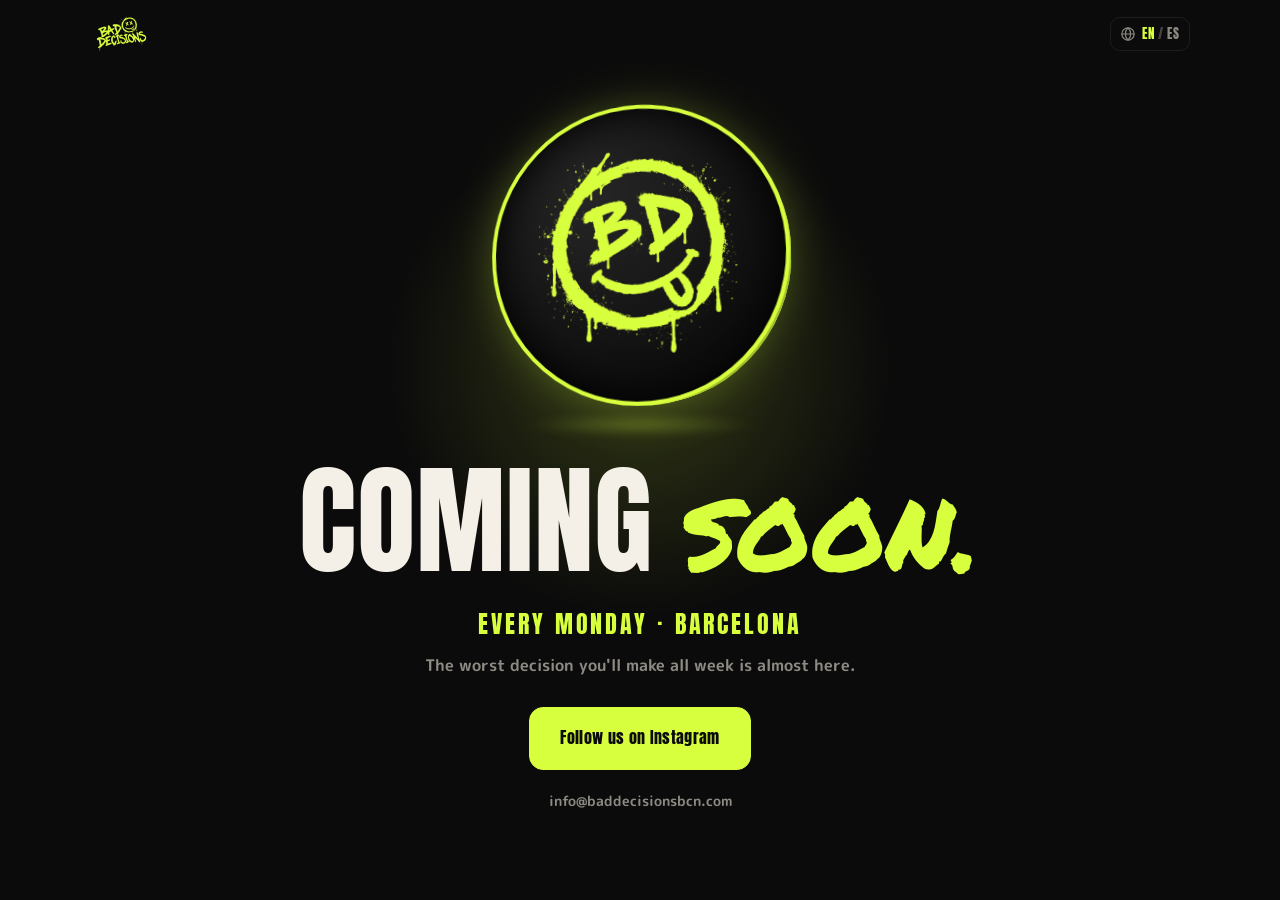
<file: public/index.html>
<!doctype html>
<html lang="en" data-tickets="./#tickets">
<head>
<meta charset="utf-8">
<meta name="viewport" content="width=device-width,initial-scale=1">
<title>Bad Decisions · Monday nights in Barcelona · Coming soon</title>
<meta name="description" content="Bad Decisions: a new Monday night party in Barcelona. Throwbacks, bad decisions and good stories. Coming soon. Follow us on Instagram.">
<link rel="canonical" href="https://baddecisionsbcn.com/">
<link rel="alternate" hreflang="en" href="https://baddecisionsbcn.com/">
<link rel="alternate" hreflang="es" href="https://baddecisionsbcn.com/es/">
<link rel="alternate" hreflang="x-default" href="https://baddecisionsbcn.com/">
<meta name="theme-color" content="#0B0B0B">
<link rel="icon" href="favicon.ico" sizes="48x48">
<link rel="icon" type="image/png" sizes="32x32" href="assets/img/favicon-32.png">
<link rel="icon" type="image/png" sizes="48x48" href="assets/img/favicon-48.png">
<link rel="icon" type="image/png" sizes="96x96" href="assets/img/favicon-96.png">
<link rel="icon" type="image/png" sizes="192x192" href="assets/img/favicon-192.png">
<link rel="apple-touch-icon" href="assets/img/apple-touch-icon.png">
<meta property="og:type" content="website">
<meta property="og:site_name" content="Bad Decisions">
<meta property="og:locale" content="en_GB">
<meta property="og:locale:alternate" content="es_ES">
<meta property="og:url" content="https://baddecisionsbcn.com/">
<meta property="og:title" content="Bad Decisions · Monday nights in Barcelona · Coming soon">
<meta property="og:description" content="Bad Decisions: a new Monday night party in Barcelona. Throwbacks, bad decisions and good stories. Coming soon. Follow us on Instagram.">
<meta property="og:image" content="https://baddecisionsbcn.com/assets/img/og-image.png">
<meta property="og:image:width" content="1200"><meta property="og:image:height" content="630">
<meta property="og:image:alt" content="Bad Decisions · Every Monday at Sala Apolo, Barcelona">
<meta name="twitter:card" content="summary_large_image">
<link rel="preload" href="assets/fonts/anton-400.woff2" as="font" type="font/woff2" crossorigin>
<link rel="preload" href="assets/fonts/mplus-rounded-700.woff2" as="font" type="font/woff2" crossorigin>
<link rel="stylesheet" href="assets/site.css?v=72c294bd">
<script type="application/ld+json">
{
 "@context": "https://schema.org",
 "@graph": [
  {
   "@type": "Organization",
   "@id": "https://baddecisionsbcn.com/#org",
   "name": "Bad Decisions",
   "alternateName": "Bad Decisions BCN",
   "url": "https://baddecisionsbcn.com/",
   "image": "https://baddecisionsbcn.com/assets/img/event-1x1.jpg",
   "description": "Monday night party in Barcelona, every Monday at Sala Apolo.",
   "logo": "https://baddecisionsbcn.com/assets/img/logo-acid.png",
   "sameAs": [
    "https://www.instagram.com/baddecisionsbcn/"
   ],
   "slogan": "Bad decisions, good stories.",
   "email": "info@baddecisionsbcn.com",
   "contactPoint": {
    "@type": "ContactPoint",
    "contactType": "customer support",
    "email": "info@baddecisionsbcn.com",
    "availableLanguage": [
     "en",
     "es"
    ]
   }
  },
  {
   "@type": "WebSite",
   "@id": "https://baddecisionsbcn.com/#web",
   "name": "Bad Decisions",
   "alternateName": [
    "Bad Decisions BCN",
    "Bad Decisions Barcelona"
   ],
   "url": "https://baddecisionsbcn.com/",
   "inLanguage": [
    "en",
    "es"
   ],
   "publisher": {
    "@id": "https://baddecisionsbcn.com/#org"
   }
  }
 ]
}
</script>
</head>
<body>
<header class="nav" id="nav">
  <div class="wrap">
    <span class="nav-logo"><img src="assets/img/logo-acid-nav.webp" alt="Bad Decisions" width="200" height="120"></span>
    <a class="lang" style="margin-left:auto" href="es/" hreflang="es" lang="es" aria-label="Ver en castellano"><svg class="lang-globe" viewBox="0 0 24 24" width="16" height="16" aria-hidden="true" fill="none" stroke="currentColor" stroke-width="1.8" stroke-linecap="round"><circle cx="12" cy="12" r="9.2"/><path d="M2.8 12h18.4M12 2.8c2.6 2.6 3.9 5.6 3.9 9.2s-1.3 6.6-3.9 9.2M12 2.8C9.4 5.4 8.1 8.4 8.1 12s1.3 6.6 3.9 9.2"/></svg><span><b>EN</b><i>/</i>ES</span></a>
  </div>
</header>
<main>
<section class="hero soon">
  <div class="floor" aria-hidden="true"></div>
  <div class="halo" aria-hidden="true"></div>
  <div class="wrap hero-inner">
    <div class="scene" id="scene" aria-label="3D Bad Decisions coin, drag to spin" role="img">
      <div class="coin" id="coin">
        <div class="face front"><img src="assets/img/smile-acid.webp" alt="" width="650" height="640" fetchpriority="high"></div>
        <div class="face back"><img src="assets/img/logo-acid.webp" alt="" width="640" height="384"></div>
      </div>
    </div>
    <div class="shadow" aria-hidden="true"></div>
    <h1>Coming <span class="brush">soon.</span></h1>
    <p class="soon-sub">Every Monday · Barcelona</p>
    <p class="soon-tag">The worst decision you'll make all week is almost here.</p>
    <div class="ctas"><a class="btn btn-list btn-xl" href="https://www.instagram.com/baddecisionsbcn/" target="_blank" rel="noopener">Follow us on Instagram</a></div>
    <p class="soon-mail"><a href="mailto:info@baddecisionsbcn.com">info@baddecisionsbcn.com</a></p>
  </div>
</section>
</main>
<script src="assets/site.js?v=30afd12f" defer></script>
</body>
</html>
</file>
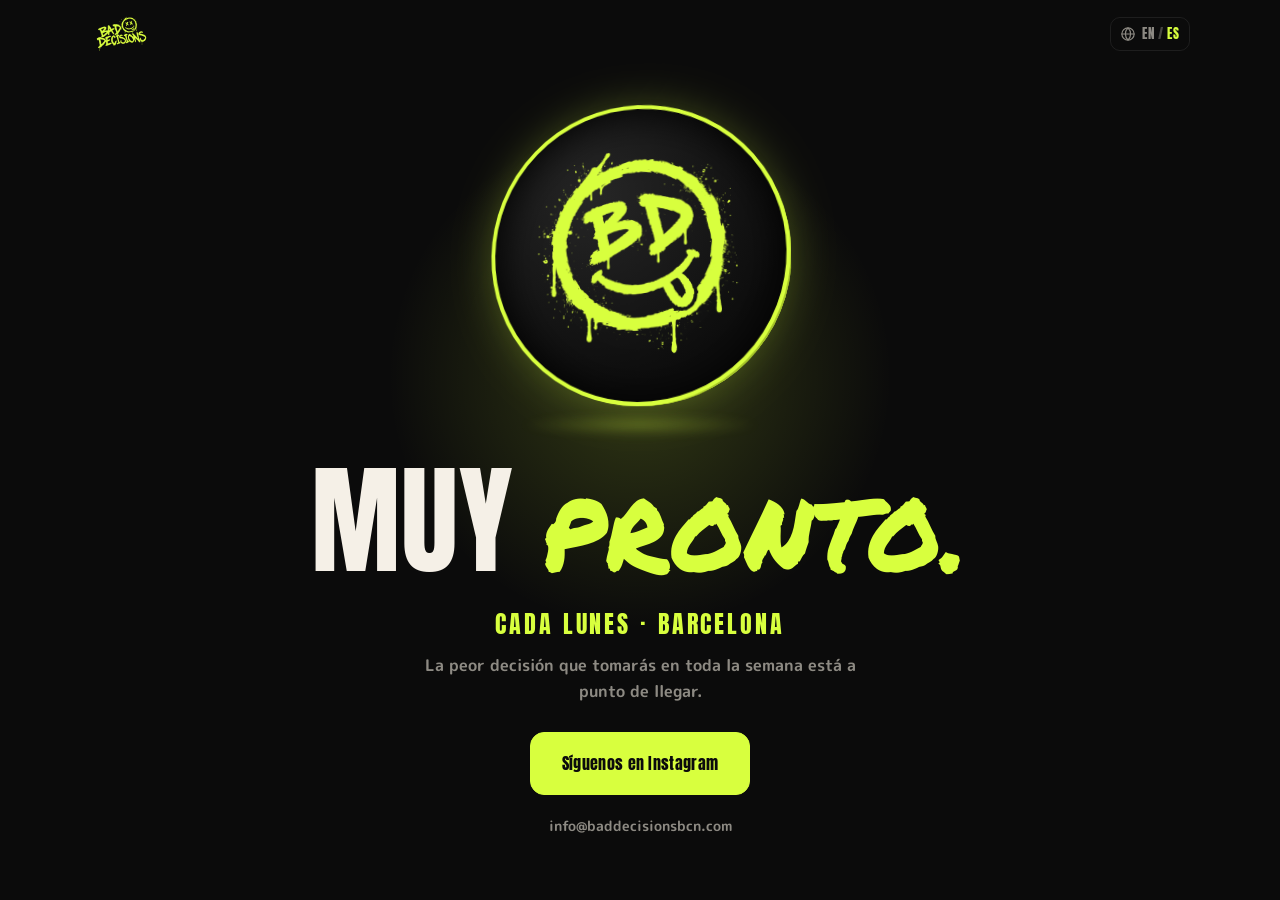
<file: public/es/index.html>
<!doctype html>
<html lang="es" data-tickets="../es/#tickets">
<head>
<meta charset="utf-8">
<meta name="viewport" content="width=device-width,initial-scale=1">
<title>Bad Decisions · Fiesta de los lunes en Barcelona · Muy pronto</title>
<meta name="description" content="Bad Decisions: una nueva fiesta de los lunes en Barcelona. Throwbacks, malas decisiones y buenas historias. Muy pronto. Síguenos en Instagram.">
<link rel="canonical" href="https://baddecisionsbcn.com/es/">
<link rel="alternate" hreflang="en" href="https://baddecisionsbcn.com/">
<link rel="alternate" hreflang="es" href="https://baddecisionsbcn.com/es/">
<link rel="alternate" hreflang="x-default" href="https://baddecisionsbcn.com/">
<meta name="theme-color" content="#0B0B0B">
<link rel="icon" href="../favicon.ico" sizes="48x48">
<link rel="icon" type="image/png" sizes="32x32" href="../assets/img/favicon-32.png">
<link rel="icon" type="image/png" sizes="48x48" href="../assets/img/favicon-48.png">
<link rel="icon" type="image/png" sizes="96x96" href="../assets/img/favicon-96.png">
<link rel="icon" type="image/png" sizes="192x192" href="../assets/img/favicon-192.png">
<link rel="apple-touch-icon" href="../assets/img/apple-touch-icon.png">
<meta property="og:type" content="website">
<meta property="og:site_name" content="Bad Decisions">
<meta property="og:locale" content="es_ES">
<meta property="og:locale:alternate" content="en_GB">
<meta property="og:url" content="https://baddecisionsbcn.com/es/">
<meta property="og:title" content="Bad Decisions · Fiesta de los lunes en Barcelona · Muy pronto">
<meta property="og:description" content="Bad Decisions: una nueva fiesta de los lunes en Barcelona. Throwbacks, malas decisiones y buenas historias. Muy pronto. Síguenos en Instagram.">
<meta property="og:image" content="https://baddecisionsbcn.com/assets/img/og-image.png">
<meta property="og:image:width" content="1200"><meta property="og:image:height" content="630">
<meta property="og:image:alt" content="Bad Decisions · Every Monday at Sala Apolo, Barcelona">
<meta name="twitter:card" content="summary_large_image">
<link rel="preload" href="../assets/fonts/anton-400.woff2" as="font" type="font/woff2" crossorigin>
<link rel="preload" href="../assets/fonts/mplus-rounded-700.woff2" as="font" type="font/woff2" crossorigin>
<link rel="stylesheet" href="../assets/site.css?v=72c294bd">
<script type="application/ld+json">
{
 "@context": "https://schema.org",
 "@graph": [
  {
   "@type": "Organization",
   "@id": "https://baddecisionsbcn.com/#org",
   "name": "Bad Decisions",
   "alternateName": "Bad Decisions BCN",
   "url": "https://baddecisionsbcn.com/",
   "image": "https://baddecisionsbcn.com/assets/img/event-1x1.jpg",
   "description": "Monday night party in Barcelona, every Monday at Sala Apolo.",
   "logo": "https://baddecisionsbcn.com/assets/img/logo-acid.png",
   "sameAs": [
    "https://www.instagram.com/baddecisionsbcn/"
   ],
   "slogan": "Bad decisions, good stories.",
   "email": "info@baddecisionsbcn.com",
   "contactPoint": {
    "@type": "ContactPoint",
    "contactType": "customer support",
    "email": "info@baddecisionsbcn.com",
    "availableLanguage": [
     "en",
     "es"
    ]
   }
  },
  {
   "@type": "WebSite",
   "@id": "https://baddecisionsbcn.com/#web",
   "name": "Bad Decisions",
   "alternateName": [
    "Bad Decisions BCN",
    "Bad Decisions Barcelona"
   ],
   "url": "https://baddecisionsbcn.com/",
   "inLanguage": [
    "en",
    "es"
   ],
   "publisher": {
    "@id": "https://baddecisionsbcn.com/#org"
   }
  }
 ]
}
</script>
</head>
<body>
<header class="nav" id="nav">
  <div class="wrap">
    <span class="nav-logo"><img src="../assets/img/logo-acid-nav.webp" alt="Bad Decisions" width="200" height="120"></span>
    <a class="lang" style="margin-left:auto" href="../" hreflang="en" lang="en" aria-label="View in English"><svg class="lang-globe" viewBox="0 0 24 24" width="16" height="16" aria-hidden="true" fill="none" stroke="currentColor" stroke-width="1.8" stroke-linecap="round"><circle cx="12" cy="12" r="9.2"/><path d="M2.8 12h18.4M12 2.8c2.6 2.6 3.9 5.6 3.9 9.2s-1.3 6.6-3.9 9.2M12 2.8C9.4 5.4 8.1 8.4 8.1 12s1.3 6.6 3.9 9.2"/></svg><span>EN<i>/</i><b>ES</b></span></a>
  </div>
</header>
<main>
<section class="hero soon">
  <div class="floor" aria-hidden="true"></div>
  <div class="halo" aria-hidden="true"></div>
  <div class="wrap hero-inner">
    <div class="scene" id="scene" aria-label="Moneda 3D de Bad Decisions, arrastra para girarla" role="img">
      <div class="coin" id="coin">
        <div class="face front"><img src="../assets/img/smile-acid.webp" alt="" width="650" height="640" fetchpriority="high"></div>
        <div class="face back"><img src="../assets/img/logo-acid.webp" alt="" width="640" height="384"></div>
      </div>
    </div>
    <div class="shadow" aria-hidden="true"></div>
    <h1>Muy <span class="brush">pronto.</span></h1>
    <p class="soon-sub">Cada lunes · Barcelona</p>
    <p class="soon-tag">La peor decisión que tomarás en toda la semana está a punto de llegar.</p>
    <div class="ctas"><a class="btn btn-list btn-xl" href="https://www.instagram.com/baddecisionsbcn/" target="_blank" rel="noopener">Síguenos en Instagram</a></div>
    <p class="soon-mail"><a href="mailto:info@baddecisionsbcn.com">info@baddecisionsbcn.com</a></p>
  </div>
</section>
</main>
<script src="../assets/site.js?v=30afd12f" defer></script>
</body>
</html>
</file>
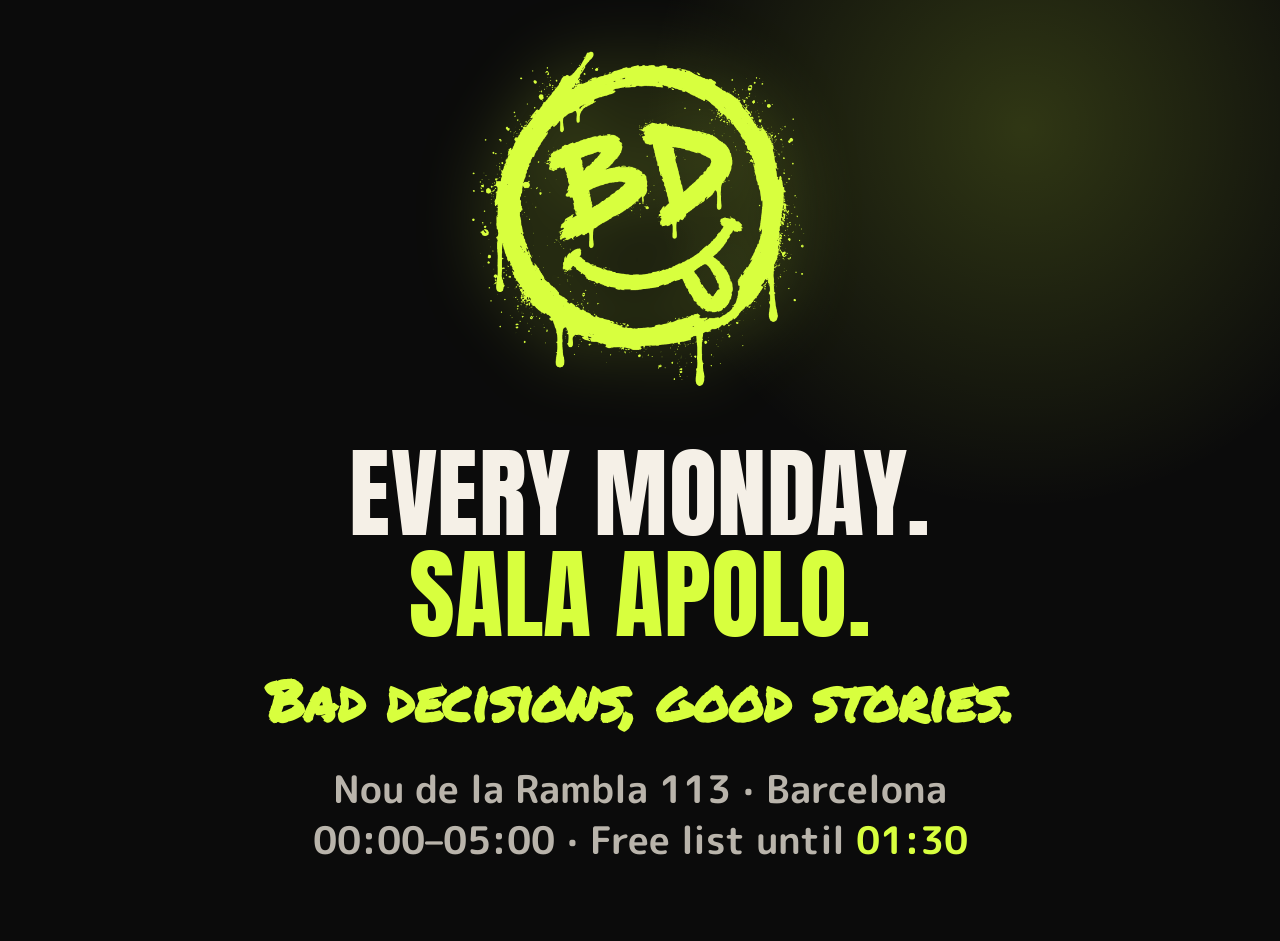
<file: src/og.html>
<!doctype html>
<!-- Template for the social / event images. Rendered by src/make_images.js at several sizes. -->
<html><head><meta charset="utf-8">
<style>
@font-face{font-family:Anton;src:url(../public/assets/fonts/anton-400.woff2)}
@font-face{font-family:Rounded;src:url(../public/assets/fonts/mplus-rounded-700.woff2);font-weight:700}
@font-face{font-family:Brush;src:url(../public/assets/fonts/permanent-marker-400.woff2)}
*{margin:0;box-sizing:border-box}
html,body{width:100%;height:100%}
body{background:#0B0B0B;color:#F5F0E7;font-family:Rounded;font-weight:700;display:flex;align-items:center;justify-content:center;overflow:hidden;position:relative}
body:before{content:"";position:absolute;width:70vmax;height:70vmax;right:-15vmax;top:-25vmax;background:radial-gradient(circle,#d8ff3e2e,transparent 60%)}
.box{display:flex;align-items:center;gap:5vw;padding:6vw;position:relative}
.tall .box{flex-direction:column;text-align:center;gap:4vh}
img{width:30vmin;filter:drop-shadow(0 0 4vmin #d8ff3e55)}
.tall img{width:42vmin}
.solo .box>div{display:none}
.solo img{width:auto;height:72vh;filter:drop-shadow(0 0 6vmin #d8ff3e66)}
.solo:before{right:auto;left:50%;top:50%;transform:translate(-50%,-50%);width:90vmax;height:90vmax}
h1{font-family:Anton;font-weight:400;text-transform:uppercase;line-height:1.02;font-size:11vmin;letter-spacing:.005em}
h1 span{color:#D8FF3E}
.brush{font-family:Brush;color:#D8FF3E;font-size:6.2vmin;margin-top:1.5vmin;display:block}
p{color:#b9b4ab;font-size:4.2vmin;margin-top:2.4vmin;line-height:1.35}
p b{color:#D8FF3E}
</style></head>
<body>
<div class="box">
  <img src="../public/assets/img/smile-acid.png" alt="">
  <div>
    <h1>Every Monday.<br><span>Sala Apolo.</span></h1>
    <span class="brush">Bad decisions, good stories.</span>
    <p>Nou de la Rambla 113 · Barcelona<br>00:00–05:00 · Free list until <b>01:30</b></p>
  </div>
</div>
<script>if (location.hash === '#solo') document.body.classList.add('solo');
if (innerHeight / innerWidth > 0.7) document.body.classList.add('tall');</script>
</body></html>
</file>
<file: public/assets/site.css>
@font-face{font-family:'Anton';src:url(fonts/anton-400.woff2) format('woff2');font-weight:400;font-style:normal;font-display:swap}
@font-face{font-family:'M PLUS Rounded 1c';src:url(fonts/mplus-rounded-500.woff2) format('woff2');font-weight:500;font-style:normal;font-display:swap}
@font-face{font-family:'M PLUS Rounded 1c';src:url(fonts/mplus-rounded-700.woff2) format('woff2');font-weight:700;font-style:normal;font-display:swap}
@font-face{font-family:'M PLUS Rounded 1c';src:url(fonts/mplus-rounded-800.woff2) format('woff2');font-weight:800;font-style:normal;font-display:swap}
/* Accent font: Permanent Marker (Google Fonts, SIL Open Font License) */
@font-face{font-family:'BD Brush';src:url(fonts/permanent-marker-400.woff2) format('woff2');font-weight:400;font-style:normal;font-display:swap}
:root{
  --acid:#D8FF3E; --acid-d:#8FAA1F; --bg:#0B0B0B; --card:#151515; --line:#ffffff14; --cream:#F5F0E7; --mute:#8d8a83;
  --head:'Anton','Impact','Arial Narrow',sans-serif; --body:'M PLUS Rounded 1c',system-ui,sans-serif; --brush:'BD Brush','Anton','Impact',sans-serif;
}
*{box-sizing:border-box;margin:0;padding:0}
html{scroll-behavior:smooth;scroll-padding-top:72px}
body{background:var(--bg);color:var(--cream);font-family:var(--body);font-weight:700;line-height:1.6;overflow-x:hidden;font-synthesis:none;-webkit-font-smoothing:antialiased}
img{max-width:100%;height:auto;display:block}
[hidden]{display:none!important}
a{color:inherit}
button,input,select{font:inherit}
.wrap{width:min(1100px,100% - 32px);margin-inline:auto}
::selection{background:var(--acid);color:#000}

/* buttons */
.btn{display:inline-flex;align-items:center;justify-content:center;gap:.5em;border:1.5px solid var(--acid);background:transparent;color:var(--acid);
  font-family:var(--head);font-weight:400;font-size:.9rem;letter-spacing:.02em;padding:.95em 1.5em;border-radius:14px;cursor:pointer;text-decoration:none;
  transition:transform .2s,box-shadow .2s,background .2s,color .2s}
.btn:hover{transform:translateY(-2px);box-shadow:0 10px 30px -10px #d8ff3e88}
.btn:disabled{opacity:.3;cursor:not-allowed;transform:none;box-shadow:none}
.btn-list{background:var(--acid);color:#0b0b0b}
.btn-ticket{border-color:#ffffff40;color:var(--cream)}
.btn-ticket:hover{border-color:var(--cream)}
.btn-ghost{border-color:transparent;color:var(--mute)}
.btn-ghost:hover{color:var(--cream);box-shadow:none}
.btn-xl{font-size:1rem;padding:1.1em 1.9em}

/* nav */
.nav{position:fixed;inset:0 0 auto 0;z-index:50;transition:background .3s,border-color .3s;border-bottom:1px solid transparent}
.nav.solid{background:#0b0b0bdd;backdrop-filter:blur(10px);border-color:var(--line)}
.nav .wrap{display:flex;align-items:center;gap:20px;height:68px}
.nav-logo img{height:38px;width:auto}
.nav-links{display:flex;gap:26px;list-style:none;margin-left:auto}
.nav-links a{text-decoration:none;font-size:.9rem;color:var(--mute)}
.nav-links a:hover{color:var(--cream)}
.nav .btn{padding:.6em 1.1em;font-size:.8rem}
@media(max-width:760px){.nav-links{display:none}.nav .btn{margin-left:auto}}

/* hero */
.hero{position:relative;min-height:100svh;display:grid;place-items:center;overflow:hidden;isolation:isolate;padding:100px 0 60px}
.floor{position:absolute;left:-50%;right:-50%;bottom:-10%;height:62%;z-index:-2;transform:perspective(360px) rotateX(72deg);transform-origin:bottom;
  background-image:linear-gradient(#d8ff3e99 1.5px,transparent 1.5px),linear-gradient(90deg,#d8ff3e99 1.5px,transparent 1.5px);background-size:70px 70px;
  animation:floor 2.4s linear infinite;-webkit-mask-image:linear-gradient(to top,#000 25%,transparent 95%);mask-image:linear-gradient(to top,#000 25%,transparent 95%)}
@media(max-height:960px){.scroll{display:none}}
@keyframes floor{to{background-position:0 70px}}
.halo{position:absolute;z-index:-1;width:min(720px,120vw);aspect-ratio:1;border-radius:50%;background:radial-gradient(closest-side,#d8ff3e30,transparent 70%);top:50%;left:50%;translate:-50% -58%}
.hero-inner{text-align:center;display:flex;flex-direction:column;align-items:center}

/* 3D coin */
.scene{width:min(300px,64vw);aspect-ratio:1;perspective:1100px;cursor:grab;touch-action:pan-y;margin-bottom:26px}
.scene:active{cursor:grabbing}
.coin{position:relative;width:100%;height:100%;transform-style:preserve-3d;will-change:transform}
.coin > *{position:absolute;inset:0;border-radius:50%;backface-visibility:hidden}
.face{display:grid;place-items:center;background:radial-gradient(circle at 35% 30%,#262626,#0d0d0d 70%);border:4px solid var(--acid);
  box-shadow:inset 0 0 40px #000,0 0 50px -10px #d8ff3e66}
.face img{width:78%}
.face.back img{width:86%}
.edge{background:var(--acid-d);backface-visibility:visible!important}
.edge:nth-child(odd){background:#a6c52a}
.shadow{width:min(240px,50vw);height:22px;border-radius:50%;background:radial-gradient(closest-side,#d8ff3e40,transparent);margin:-12px auto 22px;filter:blur(4px);animation:breathe 3s ease-in-out infinite}
@keyframes breathe{50%{transform:scale(.8);opacity:.6}}
.hint{font-size:.72rem;color:var(--mute);letter-spacing:.1em;text-transform:uppercase;margin-bottom:22px}

.hero h1{font-family:var(--head);font-weight:400;font-size:clamp(2.8rem,8.5vw,6rem);line-height:1.04;letter-spacing:.005em;text-transform:uppercase;max-width:16ch}
.hero h1 span{color:var(--acid)}
.meta{display:flex;gap:10px;flex-wrap:wrap;justify-content:center;margin:22px 0 28px}
.chip{border:1px solid var(--line);background:#ffffff08;border-radius:999px;padding:8px 14px;font-size:.85rem}
.chip b{color:var(--acid);font-weight:700}
.ctas{display:flex;gap:12px;flex-wrap:wrap;justify-content:center}
.countdown{display:flex;gap:18px;justify-content:center;margin-top:30px;font-family:var(--head)}
.countdown div{text-align:center}
.countdown b{display:block;font-size:1.6rem;font-weight:700}
.countdown small{font-family:var(--body);font-size:.66rem;color:var(--mute);letter-spacing:.14em}
.scroll{position:absolute;bottom:22px;left:50%;translate:-50% 0;width:22px;height:36px;border:1.5px solid #ffffff40;border-radius:12px}
.scroll::after{content:"";position:absolute;left:50%;top:7px;width:4px;height:8px;border-radius:2px;background:var(--acid);translate:-50% 0;animation:sc 1.6s infinite}
@keyframes sc{to{transform:translateY(12px);opacity:0}}
@media (prefers-reduced-motion:reduce){.floor,.shadow,.scroll::after{animation:none}}

/* sections */
section{padding:110px 0 20px}
.eyebrow{font-size:.75rem;letter-spacing:.18em;text-transform:uppercase;color:var(--acid);font-weight:700}
.h2{font-family:var(--head);font-weight:400;font-size:clamp(2.4rem,6vw,4.2rem);line-height:1.08;letter-spacing:.005em;margin:10px 0 36px;text-transform:uppercase}
.h2 span{color:var(--mute)}
.js-reveal .reveal{opacity:0;transform:translateY(30px) rotateX(12deg);transition:opacity .7s,transform .7s}
.js-reveal .reveal.in{opacity:1;transform:none}
.tilt{transform-style:preserve-3d;transition:transform .25s ease-out}

/* steps */
.steps{display:grid;grid-template-columns:repeat(3,1fr);gap:18px;perspective:1000px}
@media(max-width:820px){.steps{grid-template-columns:1fr}}
.step{background:var(--card);border:1px solid var(--line);border-radius:22px;padding:28px;position:relative;overflow:hidden}
.step .n{font-family:var(--head);font-weight:400;font-size:4rem;line-height:1;color:transparent;-webkit-text-stroke:1.5px var(--acid);transform:translateZ(40px)}
.step h3{font-family:var(--head);font-weight:400;font-size:1.15rem;margin:14px 0 6px;transform:translateZ(30px)}
.step p{color:var(--mute);font-size:.95rem;transform:translateZ(20px)}
.step a{color:var(--acid);font-weight:700;text-decoration:none;font-size:.9rem;display:inline-block;margin-top:14px}
.step::after{content:"";position:absolute;inset:auto -40px -40px auto;width:140px;height:140px;border-radius:50%;background:radial-gradient(closest-side,#d8ff3e22,transparent)}

/* dates */
.dates{display:grid;grid-template-columns:1.15fr 1fr;gap:24px;align-items:start}
@media(max-width:900px){.dates{grid-template-columns:1fr}}
#event-list{display:grid;gap:10px;perspective:1000px}
.ev{display:grid;grid-template-columns:64px 1fr auto;gap:16px;align-items:center;background:var(--card);border:1px solid var(--line);border-radius:18px;padding:14px 16px}
.ev:hover{border-color:#d8ff3e55}
@media(max-width:560px){.ev{grid-template-columns:56px 1fr}.ev-actions{grid-column:1/-1}.ev-actions .btn{flex:1}}
.ev-date{display:flex;flex-direction:column;align-items:center;line-height:1;background:#0b0b0b;border-radius:12px;padding:8px 0;border:1px solid var(--line)}
.ev-dow{font-size:.6rem;letter-spacing:.14em;color:var(--mute)}
.ev-day{font-family:var(--head);font-weight:400;font-size:1.5rem;color:var(--acid);margin:3px 0}
.ev-mon{font-size:.62rem;letter-spacing:.14em}
.ev-name{font-family:var(--head);font-weight:400;font-size:1rem}
.ev-name small{font-family:var(--body);font-size:.65rem;color:var(--mute);border:1px solid var(--line);border-radius:999px;padding:1px 7px;vertical-align:middle}
.ev-tag{font-size:.85rem;color:var(--mute)}
.ev-meta{font-size:.75rem;color:var(--mute)}
.ev-meta span{color:var(--acid);font-weight:700}
.ev-actions{display:flex;gap:8px}
.ev .btn{font-size:.72rem;padding:.7em 1em;border-radius:10px}
.ev.is-tbc{opacity:.5}

.cal-card{background:var(--card);border:1px solid var(--line);border-radius:22px;padding:20px;position:sticky;top:90px}
.cal-head{display:flex;align-items:center;justify-content:space-between;margin-bottom:14px}
.cal-title{font-family:var(--head);font-weight:400;font-size:1.15rem}
.cal-title span{color:var(--mute);font-weight:500}
.cal-nav{width:38px;height:38px;border-radius:12px;border:1px solid var(--line);background:#0b0b0b;color:var(--cream);cursor:pointer}
.cal-nav:hover:not(:disabled){border-color:var(--acid);color:var(--acid)}
.cal-nav:disabled{opacity:.25;cursor:default}
.cal-grid{display:grid;grid-template-columns:repeat(7,1fr);gap:4px}
.cal-dow{text-align:center;font-size:.62rem;letter-spacing:.1em;color:var(--mute);padding:4px 0}
.cal-dow.is-mon{color:var(--acid)}
.cal-day{aspect-ratio:1;border:0;border-radius:10px;background:none;color:#ffffff30;display:grid;place-items:center;font-size:.85rem;min-width:0}
.cal-day .lbl{display:none}
.cal-day.is-event{color:var(--cream);background:#ffffff0d;cursor:pointer;transition:transform .2s,background .2s}
.cal-day.is-event:hover{transform:translateY(-2px) scale(1.08);background:#d8ff3e33}
.cal-day.is-special{background:var(--acid);color:#0b0b0b;font-weight:700}
.cal-day.is-tbc{background:repeating-linear-gradient(45deg,#d8ff3e66 0 4px,transparent 4px 8px)}
.cal-day.is-selected{box-shadow:0 0 0 2px var(--bg),0 0 0 4px var(--acid)}
#event-detail{border-top:1px solid var(--line);margin-top:16px;padding-top:16px}
.det-kicker{font-size:.7rem;letter-spacing:.12em;color:var(--acid);text-transform:uppercase;font-weight:700}
.det-name{font-family:var(--head);font-weight:400;font-size:1.5rem;margin:6px 0 2px}
.det-name small{font-family:var(--body);font-size:.7rem;color:var(--mute);border:1px solid var(--line);border-radius:999px;padding:1px 8px;vertical-align:middle}
.det-tag{color:var(--cream)}
.det-note{color:var(--mute);font-size:.88rem}
.det-count{font-size:.85rem;color:var(--mute);margin-top:8px}
.det-count b{color:var(--acid)}
.det-actions{display:flex;flex-wrap:wrap;gap:8px;margin-top:14px}
.det-actions .btn{font-size:.75rem;padding:.75em 1.1em;border-radius:10px}

/* tickets / prices */
.price-card{background:linear-gradient(160deg,#171717,#0e0e0e);border:1px solid var(--line);border-radius:28px;padding:clamp(22px,5vw,48px);position:relative;overflow:hidden}
.price-card::before{content:"";position:absolute;width:420px;height:420px;right:-160px;top:-160px;border-radius:50%;background:radial-gradient(closest-side,#d8ff3e1f,transparent)}
.prices{display:grid;grid-template-columns:repeat(3,1fr);gap:14px;margin:6px 0 28px;perspective:1000px}
@media(max-width:820px){.prices{grid-template-columns:1fr}}
.price{background:#0b0b0b;border:1px solid var(--line);border-radius:20px;padding:22px}
.price.is-hot{border-color:var(--acid);box-shadow:0 0 40px -18px #d8ff3e88}
.price small{font-size:.7rem;letter-spacing:.14em;text-transform:uppercase;color:var(--mute);font-weight:700}
.price b{display:block;font-family:var(--head);font-weight:400;font-size:clamp(1.8rem,4vw,2.4rem);color:var(--acid);line-height:1.1;margin:8px 0 6px}
.price p{color:var(--mute);font-size:.9rem}
.price-note{color:var(--mute);font-size:.82rem;margin-top:16px}
.ev-actions a.btn,.det-actions a.btn{text-decoration:none}
.ev.is-special{border-color:#d8ff3e55}
.ev.is-special .ev-date{background:var(--acid);border-color:var(--acid)}
.ev.is-special .ev-day,.ev.is-special .ev-dow,.ev.is-special .ev-mon{color:#0b0b0b}
.ev.is-past{opacity:.4}
.lang{display:inline-flex;align-items:center;gap:.45em;font-family:var(--head);font-weight:400;font-size:.8rem;letter-spacing:.04em;text-decoration:none;color:var(--mute);border:1px solid var(--line);border-radius:10px;padding:.45em .75em;white-space:nowrap}
.lang-globe{flex:none}
.lang b{font-weight:400;color:var(--acid)}
.lang i{font-style:normal;opacity:.45;margin:0 .3em}
.lang:hover{color:var(--cream,#F5F0E7);border-color:var(--acid)}
@media(max-width:760px){.nav .lang{margin-left:auto}.nav .lang + .btn{margin-left:0}}
/* music */
.genres{display:grid;grid-template-columns:repeat(4,1fr);gap:14px;perspective:1000px}
@media(max-width:820px){.genres{grid-template-columns:1fr 1fr}}
.genre{background:var(--card);border:1px solid var(--line);border-radius:20px;padding:24px 20px;min-height:170px;display:flex;flex-direction:column;justify-content:space-between}
.genre:hover{border-color:#d8ff3e55}
.genre .ic{font-size:1.6rem;transform:translateZ(30px)}
.genre h3{font-family:var(--head);font-weight:400;font-size:1rem;transform:translateZ(24px)}
.genre p{color:var(--mute);font-size:.82rem}
.quote{text-align:center;font-family:var(--head);font-weight:400;font-size:clamp(1rem,2.4vw,1.4rem);color:var(--mute);margin-top:34px}
.quote span{color:var(--acid)}

/* info */
.info{display:grid;grid-template-columns:1fr 1.3fr;gap:24px}
@media(max-width:900px){.info{grid-template-columns:1fr}}
.where{background:var(--card);border:1px solid var(--line);border-radius:22px;padding:26px}
.where h3{font-family:var(--head);font-weight:400;font-size:1.5rem}
.where p{color:var(--mute);margin:6px 0 16px}
.facts{display:grid;grid-template-columns:1fr 1fr;gap:10px;margin-bottom:18px}
.facts div{background:#0b0b0b;border:1px solid var(--line);border-radius:14px;padding:12px}
.facts b{display:block;font-family:var(--head);font-weight:400;color:var(--acid)}
.facts small{font-size:.7rem;color:var(--mute)}
details{border-bottom:1px solid var(--line);padding:18px 4px}
summary{cursor:pointer;list-style:none;display:flex;justify-content:space-between;gap:16px;font-weight:700}
summary::after{content:"+";color:var(--acid);font-size:1.3rem;line-height:1;transition:rotate .25s}
details[open] summary::after{rotate:45deg}
details p{color:var(--mute);margin-top:8px;font-size:.95rem}

footer{margin-top:110px;border-top:1px solid var(--line);padding:56px 0 30px;text-align:center}
footer img{width:110px;margin:0 auto 18px;animation:float 4s ease-in-out infinite}
@keyframes float{50%{transform:translateY(-10px) rotate(6deg)}}
footer h2{font-family:var(--head);font-weight:400;font-size:clamp(1.4rem,4vw,2.4rem);text-transform:uppercase}
footer h2 span{color:var(--acid)}
.socials{display:flex;gap:10px;justify-content:center;margin-top:20px}
.socials a{border:1px solid var(--line);border-radius:999px;padding:8px 18px;text-decoration:none;font-size:.85rem}
.socials a:hover{border-color:var(--acid);color:var(--acid)}
.legal{margin-top:34px;font-size:.72rem;color:var(--mute)}

.mcta{display:none}
@media(max-width:760px){.mcta{display:flex;gap:8px;position:fixed;left:12px;right:12px;bottom:12px;z-index:60}.mcta .btn{flex:1;padding:1em .5em}.mcta .btn-ticket{background:#0b0b0bee;backdrop-filter:blur(8px)}footer{padding-bottom:100px}}
.bd-toast{position:fixed;left:50%;bottom:86px;transform:translate(-50%,30px);background:#1c1c1c;border:1px solid var(--acid);color:var(--cream);border-radius:14px;padding:12px 18px;font-size:.88rem;
  opacity:0;pointer-events:none;transition:.3s;z-index:99;max-width:calc(100% - 32px);text-align:center}
.bd-toast.show{opacity:1;transform:translate(-50%,0)}

/* ---- v3 additions ---- */
.brush{font-family:var(--brush);font-weight:400;letter-spacing:0;text-transform:none}
.nav-links a[aria-current=page]{color:var(--acid)}
.lede{color:var(--mute);max-width:620px;font-size:1.05rem;margin:-18px 0 32px}
.genres{grid-template-columns:repeat(3,1fr)}
@media(max-width:820px){.genres{grid-template-columns:1fr}}
.more{margin-top:22px}
.more a{color:var(--acid);text-decoration:none;font-weight:800}
.page-hero{padding:150px 0 10px}
.page-hero h1{font-family:var(--head);font-weight:400;font-size:clamp(2.8rem,8vw,5.6rem);line-height:1.06;text-transform:uppercase;letter-spacing:.005em;max-width:18ch}
.page-hero h1 span{color:var(--acid)}
.page-hero .lede{margin:22px 0 0;font-size:1.1rem}
.prose{max-width:720px}
.prose h2{font-family:var(--head);font-weight:400;font-size:clamp(1.8rem,4vw,2.6rem);text-transform:uppercase;line-height:1.1;margin:56px 0 14px;letter-spacing:.005em}
.prose h2 span{color:var(--acid)}
.prose p,.prose li{color:#d9d4ca;font-weight:500;font-size:1.05rem}
.prose p+p{margin-top:14px}
.prose ul{margin:12px 0 0 1.1em;display:grid;gap:8px}
.prose strong{color:var(--cream);font-weight:800}
.prose a{color:var(--acid)}
.prose a.btn{color:var(--cream);text-decoration:none}
.prose .prose-cta{margin-top:22px}
.prose .updated{margin-top:40px;color:var(--mute);font-size:.85rem}
.prose mark.todo{background:#d8ff3e22;color:var(--acid);border:1px dashed var(--acid);border-radius:6px;padding:0 .3em}
.legal-prose h2{font-size:clamp(1.4rem,3vw,1.9rem);margin-top:40px}
.legal-prose em{color:var(--mute);font-style:normal;font-size:.9rem}
footer .legal a{color:inherit}
.answer{background:var(--card);border:1px solid #d8ff3e55;border-radius:22px;padding:24px 26px;margin-top:34px}
.answer p{color:var(--cream);font-weight:700}
.timeline{list-style:none;margin:16px 0 0!important;padding:0;display:grid;gap:10px}
.timeline li{display:grid;grid-template-columns:86px 1fr;gap:14px;background:var(--card);border:1px solid var(--line);border-radius:16px;padding:14px 16px}
.timeline b{font-family:var(--head);font-weight:400;font-size:1.3rem;color:var(--acid);letter-spacing:.02em}
.cta-band{margin-top:64px;text-align:center;background:linear-gradient(160deg,#171717,#0e0e0e);border:1px solid var(--line);border-radius:28px;padding:40px 22px}
.cta-band h2{font-family:var(--head);font-weight:400;font-size:clamp(2rem,5vw,3.2rem);text-transform:uppercase;line-height:1.08}
.cta-band h2 span{color:var(--acid)}
.cta-band .ctas{margin-top:22px}
.foot-links{display:flex;gap:16px;justify-content:center;flex-wrap:wrap;margin-top:22px;font-size:.85rem}
.foot-links a{color:var(--mute);text-decoration:none}
.foot-links a:hover{color:var(--acid)}

/* coming soon */
.hero.soon h1{font-size:clamp(3.4rem,11vw,7.5rem)}
.soon-sub{margin-top:18px;font-family:var(--head);font-size:clamp(1.1rem,2.6vw,1.5rem);letter-spacing:.12em;text-transform:uppercase;color:var(--acid)}
.soon-tag{margin:10px 0 28px;color:var(--mute);max-width:46ch}

/* mobile: the sticky bottom bar carries the CTAs, so the hero drops its own and the page tightens up */
@media(max-width:760px){
  .hero{min-height:auto;padding:96px 0 28px}
  .hero:not(.soon) .ctas{display:none}
  .hero .countdown{margin-top:22px}
  .hero .scroll{display:none}
  .scene{width:min(240px,54vw);margin-bottom:14px}
  .hero h1{font-size:clamp(2.5rem,11vw,3.4rem)}
  .meta{margin:18px 0 6px}
  section{padding:64px 0 10px}
  .h2{margin:8px 0 24px}
  .page-hero{padding:110px 0 0}
  footer{margin-top:64px}
}

/* share buttons */
.share-link{display:inline-flex;align-items:center;gap:.55em;margin-top:14px;padding:.6em 1.05em;border:1.5px solid var(--acid);border-radius:999px;background:transparent;color:var(--acid);font-family:var(--body);font-weight:800;font-size:.9rem;cursor:pointer;transition:background .2s,color .2s,transform .2s}
.share-link:hover{background:var(--acid);color:#0b0b0b;transform:translateY(-2px)}
.share-inline{display:inline-flex;align-items:center;gap:.45em}
.ico{flex:none}

/* bigger countdown + less gap after the hero */
.countdown{gap:clamp(18px,3vw,34px);margin-top:36px}
.countdown b{font-size:clamp(2.4rem,5.5vw,3.6rem);line-height:1}
.countdown small{font-size:.72rem;display:block;margin-top:6px}
.hero{min-height:auto;padding-bottom:30px}
.hero + section{padding-top:60px}
@media(max-width:760px){.countdown b{font-size:2.3rem}.hero + section{padding-top:44px}}
.hero .scroll{display:none}

/* no confirmed dates left */
.cd-soon{font-family:var(--head);font-size:clamp(1.6rem,4vw,2.4rem);text-transform:uppercase;color:var(--acid);letter-spacing:.02em}
.soon-box{background:var(--card);border:1px dashed #d8ff3e66;border-radius:18px;padding:22px;display:grid;gap:6px}
.soon-box b{font-family:var(--head);font-weight:400;font-size:1.4rem;text-transform:uppercase}
.soon-box a{color:var(--acid);font-weight:800;text-decoration:none}

/* venue chip links to maps */
a.chip-link{color:inherit;text-decoration:none;transition:border-color .2s,background .2s}
a.chip-link:hover,a.chip-link:focus-visible{border-color:var(--acid);background:#d8ff3e14}
a.chip-link:active{transform:scale(.96);border-color:var(--acid);background:#d8ff3e14}
/* touch screens have no hover: show the link cue all the time */
@media (hover:none){
  a.chip-link{border-color:#d8ff3e66}
}

/* contact */
#contact{padding-top:30px}
.contact-intro{color:var(--mute);max-width:60ch;margin:-18px 0 26px}
.contact-grid{display:grid;grid-template-columns:repeat(3,1fr);gap:14px}
.contact-card{background:var(--card);border:1px solid var(--line);border-radius:20px;padding:22px;text-decoration:none;color:inherit;display:flex;flex-direction:column;gap:6px;transition:border-color .2s,transform .2s}
.contact-card b{font-family:var(--head);font-weight:400;font-size:1.35rem;text-transform:uppercase;letter-spacing:.01em}
.contact-card p{color:var(--mute);font-size:.92rem;flex:1}
.contact-card span{color:var(--acid);font-weight:800;font-size:.9rem}
.contact-card:hover,.contact-card:focus-visible{border-color:var(--acid);transform:translateY(-2px)}
.contact-card.ig{border-style:dashed}
.contact-mail{margin-top:22px;text-align:center}
.contact-mail a{color:var(--acid);font-weight:800;text-decoration:none;font-size:1.05rem}
.soon-mail{margin-top:18px}
.soon-mail a{color:var(--mute);text-decoration:none;font-size:.9rem}
.soon-mail a:hover{color:var(--acid)}
@media (max-width:900px){.contact-grid{grid-template-columns:1fr 1fr}}
@media (max-width:560px){.contact-grid{grid-template-columns:1fr}.socials{flex-wrap:wrap}}
</file>
